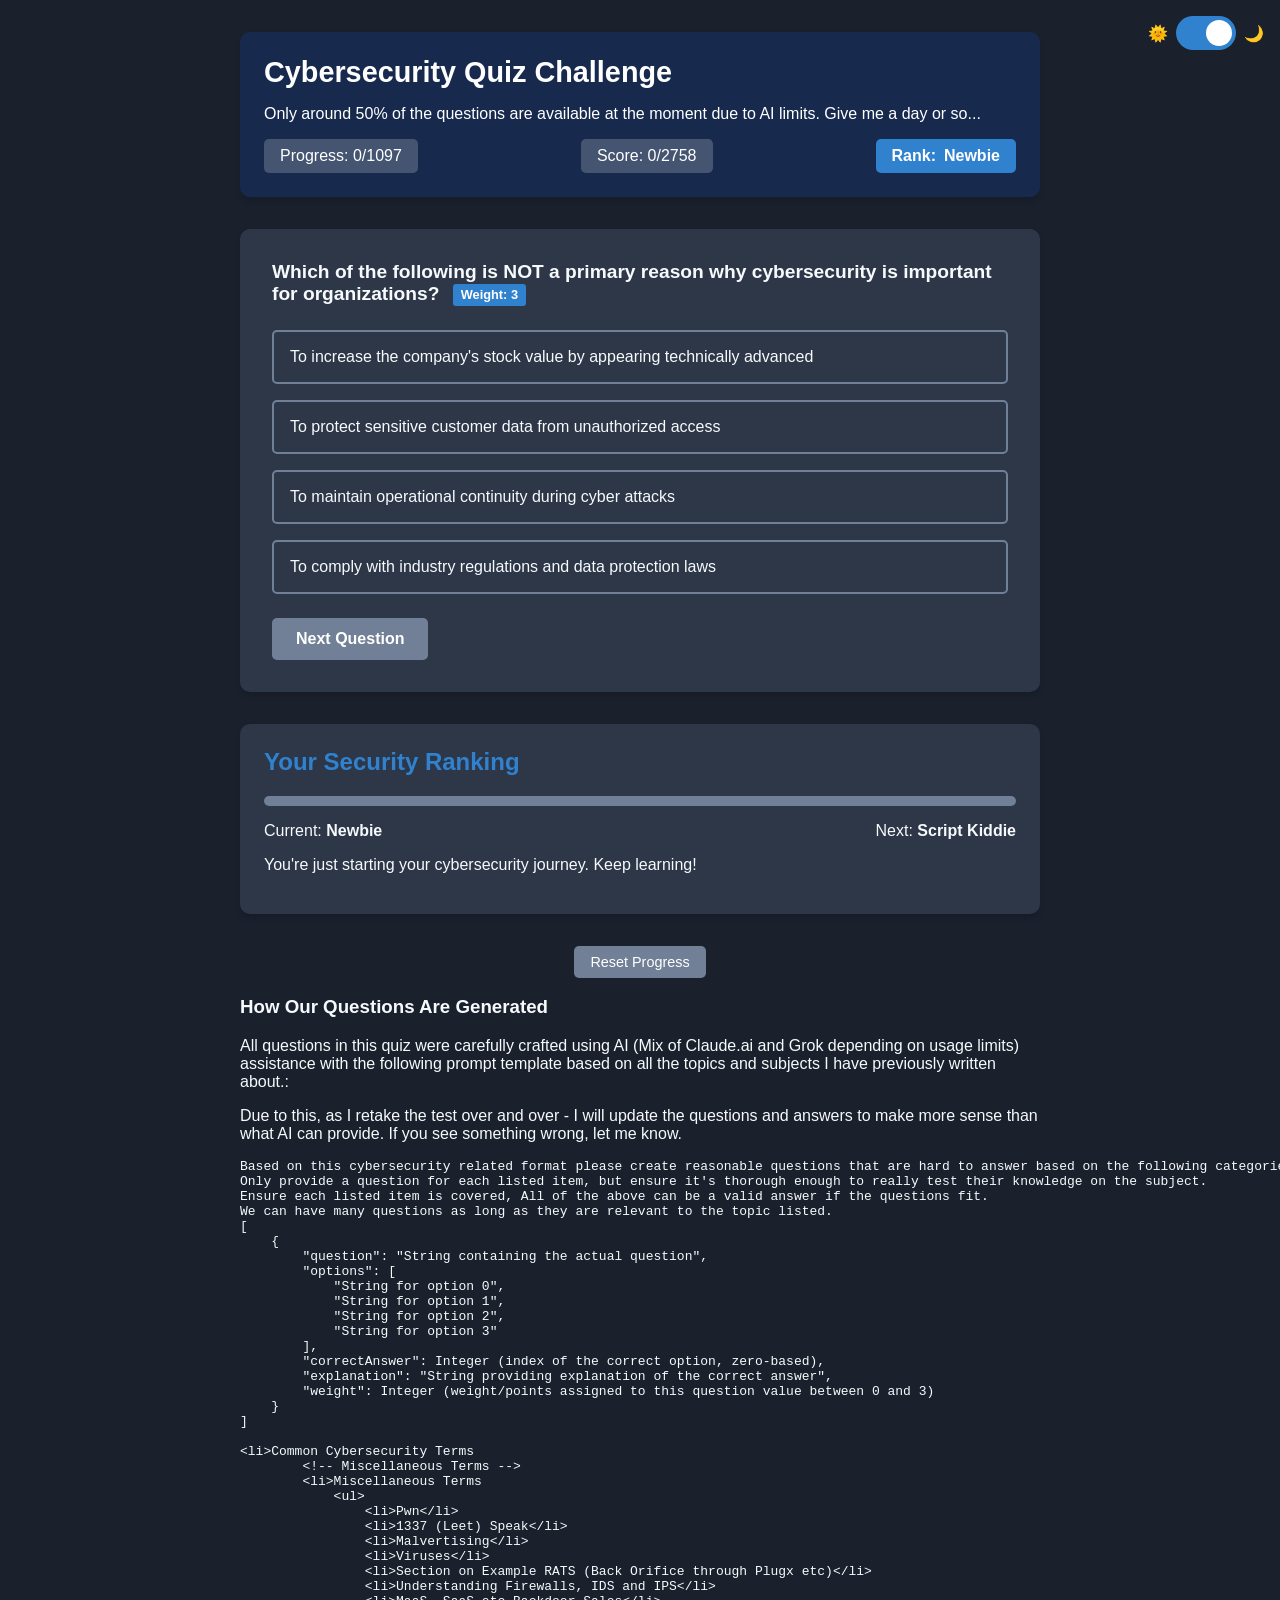
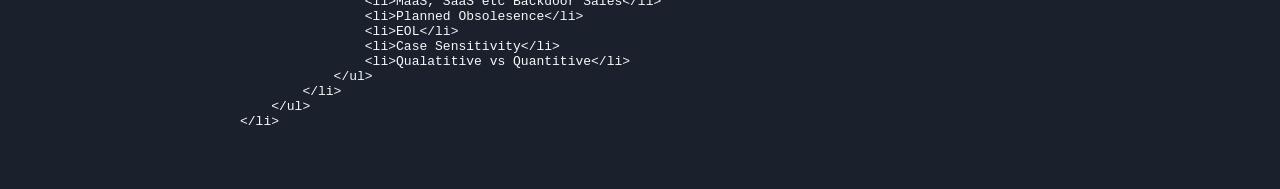
<file: hackingquestions.html>
<!DOCTYPE html>
<html lang="en">

<head>
    <meta charset="UTF-8">
    <meta name="viewport" content="width=device-width, initial-scale=1.0">
    <title>Cybersecurity Quiz</title>
    <style>
        :root {
            /* Light theme (default) */
            --primary-color: #2a4365;
            --secondary-color: #4299e1;
            --background-color: #f8fafc;
            --card-background: #ffffff;
            --text-color: #1a202c;
            --correct-color: #48bb78;
            --incorrect-color: #f56565;
            --neutral-color: #a0aec0;
        }

        /* Dark theme */
        [data-theme="dark"] {
            --primary-color: #172a4e;
            --secondary-color: #3182ce;
            --background-color: #1a202c;
            --card-background: #2d3748;
            --text-color: #f7fafc;
            --correct-color: #38a169;
            --incorrect-color: #e53e3e;
            --neutral-color: #718096;
        }

        body {
            font-family: 'Segoe UI', Tahoma, Geneva, Verdana, sans-serif;
            background-color: var(--background-color);
            color: var(--text-color);
            margin: 0;
            padding: 0;
            display: flex;
            justify-content: center;
            min-height: 100vh;
            transition: background-color 0.3s ease, color 0.3s ease;
        }

        .container {
            width: 100%;
            max-width: 800px;
            padding: 2rem;
        }

        .theme-switch {
            position: absolute;
            top: 1rem;
            right: 1rem;
            display: flex;
            align-items: center;
            gap: 0.5rem;
            color: var(--text-color);
            z-index: 100;
        }

        .theme-toggle {
            position: relative;
            display: inline-block;
            width: 60px;
            height: 34px;
        }

        .theme-toggle input {
            opacity: 0;
            width: 0;
            height: 0;
        }

        .slider {
            position: absolute;
            cursor: pointer;
            top: 0;
            left: 0;
            right: 0;
            bottom: 0;
            background-color: var(--neutral-color);
            transition: .4s;
            border-radius: 34px;
        }

        .slider:before {
            position: absolute;
            content: "";
            height: 26px;
            width: 26px;
            left: 4px;
            bottom: 4px;
            background-color: white;
            transition: .4s;
            border-radius: 50%;
        }

        input:checked+.slider {
            background-color: var(--secondary-color);
        }

        input:checked+.slider:before {
            transform: translateX(26px);
        }

        .quiz-header {
            background-color: var(--primary-color);
            color: white;
            padding: 1.5rem;
            border-radius: 10px;
            box-shadow: 0 4px 6px rgba(0, 0, 0, 0.1);
            margin-bottom: 2rem;
        }

        .quiz-title {
            margin: 0;
            font-size: 1.8rem;
            font-weight: 700;
        }

        .stats-container {
            display: flex;
            justify-content: space-between;
            margin-top: 1rem;
            flex-wrap: wrap;
            gap: 0.5rem;
        }

        .stat {
            background-color: rgba(255, 255, 255, 0.2);
            padding: 0.5rem 1rem;
            border-radius: 5px;
            font-weight: 500;
        }

        .rank-badge {
            background-color: var(--secondary-color);
            color: white;
            padding: 0.5rem 1rem;
            border-radius: 5px;
            font-weight: 700;
            display: flex;
            align-items: center;
            gap: 0.5rem;
        }

        .quiz-card {
            background-color: var(--card-background);
            border-radius: 10px;
            box-shadow: 0 4px 6px rgba(0, 0, 0, 0.1);
            padding: 2rem;
            margin-bottom: 2rem;
            transition: background-color 0.3s ease;
        }

        .question {
            font-size: 1.2rem;
            font-weight: 600;
            margin-bottom: 1.5rem;
        }

        .question-weight {
            display: inline-block;
            background-color: var(--secondary-color);
            color: white;
            padding: 0.2rem 0.5rem;
            border-radius: 3px;
            font-size: 0.8rem;
            margin-left: 0.5rem;
            vertical-align: middle;
        }

        .options {
            display: flex;
            flex-direction: column;
            gap: 1rem;
        }

        .option {
            padding: 1rem;
            border: 2px solid var(--neutral-color);
            border-radius: 5px;
            cursor: pointer;
            transition: all 0.2s ease;
        }

        .option:hover {
            background-color: rgba(66, 153, 225, 0.1);
            border-color: var(--secondary-color);
        }

        .selected {
            border-color: var(--secondary-color);
            background-color: rgba(66, 153, 225, 0.1);
        }

        .correct {
            border-color: var(--correct-color);
            background-color: rgba(72, 187, 120, 0.1);
        }

        .incorrect {
            border-color: var(--incorrect-color);
            background-color: rgba(245, 101, 101, 0.1);
        }

        .feedback {
            margin-top: 1.5rem;
            padding: 1rem;
            border-radius: 5px;
            display: none;
        }

        .feedback.correct {
            background-color: rgba(72, 187, 120, 0.1);
            color: var(--correct-color);
        }

        .feedback.incorrect {
            background-color: rgba(245, 101, 101, 0.1);
            color: var(--incorrect-color);
        }

        .btn {
            background-color: var(--secondary-color);
            color: white;
            border: none;
            border-radius: 5px;
            padding: 0.75rem 1.5rem;
            font-size: 1rem;
            font-weight: 600;
            cursor: pointer;
            transition: background-color 0.3s ease;
            margin-top: 1.5rem;
        }

        .btn:hover {
            background-color: var(--primary-color);
        }

        .btn:disabled {
            background-color: var(--neutral-color);
            cursor: not-allowed;
        }

        .loading {
            display: flex;
            justify-content: center;
            align-items: center;
            height: 200px;
        }

        .spinner {
            border: 4px solid rgba(0, 0, 0, 0.1);
            border-radius: 50%;
            border-top: 4px solid var(--secondary-color);
            width: 40px;
            height: 40px;
            animation: spin 1s linear infinite;
        }

        @keyframes spin {
            0% {
                transform: rotate(0deg);
            }

            100% {
                transform: rotate(360deg);
            }
        }

        .hidden {
            display: none;
        }

        .reset-section {
            text-align: center;
            margin-top: 2rem;
        }

        .reset-btn {
            background-color: var(--neutral-color);
            color: white;
            border: none;
            border-radius: 5px;
            padding: 0.5rem 1rem;
            font-size: 0.9rem;
            cursor: pointer;
            transition: background-color 0.3s ease;
        }

        .reset-btn:hover {
            background-color: #718096;
        }

        .rank-info {
            margin-top: 2rem;
            background-color: var(--card-background);
            border-radius: 10px;
            box-shadow: 0 4px 6px rgba(0, 0, 0, 0.1);
            padding: 1.5rem;
            transition: background-color 0.3s ease;
        }

        .rank-info h2 {
            margin-top: 0;
            color: var(--secondary-color);
        }

        .rank-progress {
            width: 100%;
            height: 10px;
            background-color: var(--neutral-color);
            border-radius: 5px;
            margin: 1rem 0;
            overflow: hidden;
        }

        .rank-progress-bar {
            height: 100%;
            background-color: var(--secondary-color);
            border-radius: 5px;
            transition: width 0.3s ease;
        }

        .next-rank {
            display: flex;
            justify-content: space-between;
            align-items: center;
            margin-top: 0.5rem;
        }

        @media (max-width: 768px) {
            .container {
                padding: 1rem;
            }

            .quiz-header {
                padding: 1rem;
            }

            .quiz-title {
                font-size: 1.5rem;
            }

            .stats-container {
                flex-direction: column;
                gap: 0.5rem;
            }
        }
    </style>
</head>

<body>
    <div class="theme-switch">
        <span>🌞</span>
        <label class="theme-toggle">
            <input type="checkbox" id="theme-toggle">
            <span class="slider"></span>
        </label>
        <span>🌙</span>
    </div>

    <div class="container">
        <header class="quiz-header">
            <h1 class="quiz-title">Cybersecurity Quiz Challenge</h1>
            <p>Only around 50% of the questions are available at the moment due to AI limits. Give me a day or so...</p>
            <div class="stats-container">
                <div class="stat" id="progress-stat">Progress: 0/0</div>
                <div class="stat" id="score-stat">Score: 0/0</div>
                <div class="rank-badge" id="rank-badge">
                    <span>Rank:</span>
                    <span id="rank-name">Newbie</span>
                </div>
            </div>
        </header>

        <div id="loading" class="loading">
            <div class="spinner"></div>
        </div>

        <div id="quiz-container" class="hidden">
            <div class="quiz-card">
                <div id="question" class="question"></div>
                <div id="options" class="options"></div>
                <div id="feedback" class="feedback"></div>
                <button id="next-btn" class="btn" disabled>Next Question</button>
            </div>

            <div class="rank-info">
                <h2>Your Security Ranking</h2>
                <div class="rank-progress">
                    <div id="rank-progress-bar" class="rank-progress-bar" style="width: 0%"></div>
                </div>
                <div class="next-rank">
                    <span>Current: <strong id="current-rank">Newbie</strong></span>
                    <span>Next: <strong id="next-rank">Script Kiddie</strong></span>
                </div>
                <p id="rank-description">You're just starting your cybersecurity journey. Keep learning!</p>
            </div>

            <div class="reset-section">
                <button id="reset-btn" class="reset-btn">Reset Progress</button>
            </div>
        </div>
<div class="quiz-explanation-footer">
    <div class="explanation-container">
        <h3>How Our Questions Are Generated</h3>
        <p>All questions in this quiz were carefully crafted using AI (Mix of Claude.ai and Grok depending on usage limits) assistance with the following prompt template based on all the topics and subjects I have previously written about.:</p>
        <p>Due to this, as I retake the test over and over - I will update the questions and answers to make more sense than what AI can provide. If you see something wrong, let me know.</p>
        <pre class="prompt-template">
Based on this cybersecurity related format please create reasonable questions that are hard to answer based on the following categories. 
Only provide a question for each listed item, but ensure it's thorough enough to really test their knowledge on the subject. 
Ensure each listed item is covered, All of the above can be a valid answer if the questions fit. 
We can have many questions as long as they are relevant to the topic listed.
[
    {
        "question": "String containing the actual question",
        "options": [
            "String for option 0",
            "String for option 1",
            "String for option 2",
            "String for option 3"
        ],
        "correctAnswer": Integer (index of the correct option, zero-based),
        "explanation": "String providing explanation of the correct answer",
        "weight": Integer (weight/points assigned to this question value between 0 and 3)
    }
]

&lt;li&gt;Common Cybersecurity Terms
        &lt;!-- Miscellaneous Terms --&gt;
        &lt;li&gt;Miscellaneous Terms
            &lt;ul&gt;
                &lt;li&gt;Pwn&lt;/li&gt;
                &lt;li&gt;1337 (Leet) Speak&lt;/li&gt;
                &lt;li&gt;Malvertising&lt;/li&gt;
                &lt;li&gt;Viruses&lt;/li&gt;
                &lt;li&gt;Section on Example RATS (Back Orifice through Plugx etc)&lt;/li&gt;
                &lt;li&gt;Understanding Firewalls, IDS and IPS&lt;/li&gt;
                &lt;li&gt;MaaS, SaaS etc Backdoor Sales&lt;/li&gt;
                &lt;li&gt;Planned Obsolesence&lt;/li&gt;
                &lt;li&gt;EOL&lt;/li&gt;
                &lt;li&gt;Case Sensitivity&lt;/li&gt;
                &lt;li&gt;Qualatitive vs Quantitive&lt;/li&gt;
            &lt;/ul&gt;
        &lt;/li&gt;
    &lt;/ul&gt;
&lt;/li&gt;
    </pre>
    </div>
</div>


    </div>

    <script>
    // Define the ranks
    const ranks = [
        { name: "Newbie", threshold: 0, description: "You're just starting your cybersecurity journey. Keep learning!" },
        { name: "Script Kiddie", threshold: 0.2, description: "You're familiar with basic tools but need deeper understanding." },
        { name: "Security Enthusiast", threshold: 0.4, description: "You're building good security knowledge. Keep practicing!" },
        { name: "Security Analyst", threshold: 0.6, description: "You have solid security foundations and analytical skills." },
        { name: "Security Expert", threshold: 0.75, description: "You have extensive knowledge across multiple security domains." },
        { name: "Security Guru", threshold: 0.9, description: "You've mastered cybersecurity concepts. Few challenges can stump you!" }
    ];

    // Quiz state
    const quizState = {
        questions: [], // Will be loaded from questions.json
        currentQuestionIndex: 0,
        answeredQuestions: [],
        score: 0,
        totalPoints: 0,
        maxPossiblePoints: 0,
        selectedOption: null,
        answered: false,
        loading: true,
        currentRank: ranks[0]
    };

    // DOM elements
    const loadingElement = document.getElementById('loading');
    const quizContainer = document.getElementById('quiz-container');
    const questionElement = document.getElementById('question');
    const optionsElement = document.getElementById('options');
    const feedbackElement = document.getElementById('feedback');
    const nextButton = document.getElementById('next-btn');
    const resetButton = document.getElementById('reset-btn');
    const progressStat = document.getElementById('progress-stat');
    const scoreStat = document.getElementById('score-stat');
    const rankBadge = document.getElementById('rank-badge');
    const rankName = document.getElementById('rank-name');
    const rankProgressBar = document.getElementById('rank-progress-bar');
    const currentRankElement = document.getElementById('current-rank');
    const nextRankElement = document.getElementById('next-rank');
    const rankDescription = document.getElementById('rank-description');
    const themeToggle = document.getElementById('theme-toggle');

    // Theme toggle functionality
    themeToggle.addEventListener('change', function () {
        if (this.checked) {
            document.body.setAttribute('data-theme', 'dark');
            localStorage.setItem('theme', 'dark');
        } else {
            document.body.removeAttribute('data-theme');
            localStorage.setItem('theme', 'light');
        }
    });

    // Load saved theme from localStorage, default to dark mode
    const savedTheme = localStorage.getItem('theme');
    if (savedTheme === null || savedTheme === 'dark') {
        document.body.setAttribute('data-theme', 'dark');
        themeToggle.checked = true;
    } else if (savedTheme === 'light') {
        document.body.removeAttribute('data-theme');
        themeToggle.checked = false;
    }

    // Load questions from JSON
    async function loadQuestions() {
        try {
            const response = await fetch('questions.json');
            const data = await response.json();
            quizState.questions = data;

            // Calculate max possible points
            quizState.maxPossiblePoints = quizState.questions.reduce((sum, question) => sum + question.weight, 0);

            // FIXED: Only initialize the quiz AFTER questions are loaded
            initializeQuiz();
        } catch (error) {
            console.error('Failed to load questions:', error);
            loadingElement.innerHTML = `<p>Error loading quiz questions. Please try again later.</p>`;
        }
    }

    // Initialize the quiz
    function initializeQuiz() {
        try {
            // Load saved progress from localStorage
            loadProgress();

            // FIXED: Only display questions after they're loaded
            if (quizState.questions && quizState.questions.length > 0) {
                // Display the first question
                displayQuestion();
            } else {
                throw new Error("Questions not loaded properly");
            }

            // Update statistics
            updateStats();

            // Update rank information
            updateRank();

            // FIXED: Removed redundant loadQuestions() call that was causing an infinite loop

            // Hide loading spinner, show quiz
            quizState.loading = false;
            loadingElement.classList.add('hidden');
            quizContainer.classList.remove('hidden');
        } catch (error) {
            console.error('Error initializing quiz:', error);
            loadingElement.innerHTML = `<p>Error loading quiz: ${error.message}</p>`;
        }
    }

    // Load saved progress from localStorage
    function loadProgress() {
        const savedProgress = localStorage.getItem('cybersecurityQuizProgress');
        if (savedProgress) {
            const progress = JSON.parse(savedProgress);
            quizState.answeredQuestions = progress.answeredQuestions || [];
            quizState.score = progress.score || 0;
            quizState.totalPoints = progress.totalPoints || 0;
            quizState.currentQuestionIndex = progress.currentQuestionIndex || 0;

            // Ensure the current question index is valid
            if (quizState.currentQuestionIndex >= quizState.questions.length) {
                quizState.currentQuestionIndex = 0;
            }
        }
    }

    // Save progress to localStorage
    function saveProgress() {
        const progress = {
            answeredQuestions: quizState.answeredQuestions,
            score: quizState.score,
            totalPoints: quizState.totalPoints,
            currentQuestionIndex: quizState.currentQuestionIndex
        };
        localStorage.setItem('cybersecurityQuizProgress', JSON.stringify(progress));
    }

    function displayQuestion() {
        // Check if questions exist before trying to display them
        if (!quizState.questions || quizState.questions.length === 0) {
            console.error('No questions available to display');
            return;
        }

        // First, check if the current question has already been answered
        const isAlreadyAnswered = quizState.answeredQuestions.some(
            q => q.questionIndex === quizState.currentQuestionIndex
        );

        // If the question has already been answered, move to the next unanswered question
        if (isAlreadyAnswered) {
            // Find the next unanswered question
            let foundUnanswered = false;
            let tempIndex = quizState.currentQuestionIndex;

            // Try to find an unanswered question by checking each question
            for (let i = 0; i < quizState.questions.length; i++) {
                tempIndex = (tempIndex + 1) % quizState.questions.length;

                // Check if this question has been answered
                if (!quizState.answeredQuestions.some(q => q.questionIndex === tempIndex)) {
                    quizState.currentQuestionIndex = tempIndex;
                    foundUnanswered = true;
                    break;
                }
            }

            // If all questions have been answered, show completion message
            if (!foundUnanswered) {
                questionElement.innerHTML = `<h2>Quiz Complete!</h2>
                <p>You've answered all questions. Your final score is: ${quizState.score}/${quizState.questions.length}</p>
                <p>Total points: ${quizState.totalPoints}/${quizState.maxPossiblePoints}</p>`;
                optionsElement.innerHTML = '';
                feedbackElement.style.display = 'none';
                nextButton.disabled = true;
                return;
            }
        }

        const currentQuestion = quizState.questions[quizState.currentQuestionIndex];

        // Double-check that the current question exists
        if (!currentQuestion) {
            console.error('Current question is undefined', {
                index: quizState.currentQuestionIndex,
                totalQuestions: quizState.questions.length
            });
            return;
        }

        // Reset state for new question
        quizState.selectedOption = null;
        quizState.answered = false;
        nextButton.disabled = true;
        feedbackElement.style.display = 'none';
        feedbackElement.classList.remove('correct', 'incorrect');

        // Display question with weight indicator
        questionElement.innerHTML = `
        ${currentQuestion.question}
        <span class="question-weight">Weight: ${currentQuestion.weight}</span>
    `;

        // Display options
        optionsElement.innerHTML = '';
        currentQuestion.options.forEach((option, index) => {
            const optionElement = document.createElement('div');
            optionElement.className = 'option';
            optionElement.textContent = option;
            optionElement.dataset.index = index;
            optionElement.addEventListener('click', selectOption);
            optionsElement.appendChild(optionElement);
        });
    }

    // Handle option selection
    function selectOption(event) {
        if (quizState.answered) return;

        const selectedIndex = parseInt(event.target.dataset.index);
        const currentQuestion = quizState.questions[quizState.currentQuestionIndex];

        // Reset previously selected option
        document.querySelectorAll('.option').forEach(opt => {
            opt.classList.remove('selected');
        });

        // Mark selected option
        event.target.classList.add('selected');
        quizState.selectedOption = selectedIndex;

        // Enable next button
        nextButton.disabled = false;

        // Check answer
        const isCorrect = selectedIndex === currentQuestion.correctAnswer;

        // Show feedback
        feedbackElement.style.display = 'block';
        if (isCorrect) {
            feedbackElement.classList.add('correct');
            feedbackElement.textContent = 'Correct! ' + (currentQuestion.explanation || '');
            event.target.classList.add('correct');
            quizState.totalPoints += currentQuestion.weight;
        } else {
            feedbackElement.classList.add('incorrect');
            const correctOption = currentQuestion.options[currentQuestion.correctAnswer];
            feedbackElement.textContent = `Incorrect. The correct answer is: "${correctOption}". ` +
                (currentQuestion.explanation || '');
            event.target.classList.add('incorrect');
            document.querySelectorAll('.option')[currentQuestion.correctAnswer].classList.add('correct');
        }

        // Update state
        quizState.answered = true;
        quizState.answeredQuestions.push({
            questionIndex: quizState.currentQuestionIndex,
            isCorrect,
            weight: currentQuestion.weight
        });

        if (isCorrect) {
            quizState.score++;
        }

        // Update statistics
        updateStats();

        // Update rank
        updateRank();

        // Save progress
        saveProgress();
    }

    // Move to the next question
    function nextQuestion() {
        if (quizState.answeredQuestions.length >= quizState.questions.length) {
            alert("You've completed the quiz!");
            return; // Prevent further looping
        }

        // Move to next unanswered question
        quizState.currentQuestionIndex = (quizState.currentQuestionIndex + 1) % quizState.questions.length;
        while (quizState.answeredQuestions.some(q => q.questionIndex === quizState.currentQuestionIndex)) {
            quizState.currentQuestionIndex = (quizState.currentQuestionIndex + 1) % quizState.questions.length;
        }

        // Display the next question
        displayQuestion();

        // Save progress
        saveProgress();
    }

    // Update statistics display
    function updateStats() {
        const totalQuestions = quizState.questions.length;
        const answeredCount = quizState.answeredQuestions.length;

        progressStat.textContent = `Progress: ${answeredCount}/${totalQuestions}`;
        scoreStat.textContent = `Score: ${quizState.totalPoints}/${quizState.maxPossiblePoints}`;
    }

    // Update rank information
    function updateRank() {
        // Calculate percentage of max possible points
        const percentComplete = quizState.maxPossiblePoints > 0 ?
            quizState.totalPoints / quizState.maxPossiblePoints : 0;

        // Determine current rank
        let currentRank = ranks[0];
        let nextRank = ranks[1];

        for (let i = ranks.length - 1; i >= 0; i--) {
            if (percentComplete >= ranks[i].threshold) {
                currentRank = ranks[i];
                nextRank = i < ranks.length - 1 ? ranks[i + 1] : ranks[i];
                break;
            }
        }

        // Update UI
        rankName.textContent = currentRank.name;
        currentRankElement.textContent = currentRank.name;

        // If user has reached top rank, show that instead of "next rank"
        if (currentRank === ranks[ranks.length - 1]) {
            nextRankElement.textContent = "Maximum Rank Achieved!";
            rankProgressBar.style.width = "100%";
        } else {
            nextRankElement.textContent = nextRank.name;

            // Calculate progress to next rank
            const currentThreshold = currentRank.threshold;
            const nextThreshold = nextRank.threshold;
            const progress = (percentComplete - currentThreshold) / (nextThreshold - currentThreshold) * 100;
            rankProgressBar.style.width = `${Math.min(progress, 100)}%`;
        }

        rankDescription.textContent = currentRank.description;
        quizState.currentRank = currentRank;
    }

    // Reset quiz progress
    function resetQuiz() {
        if (confirm('Are you sure you want to reset your quiz progress? This cannot be undone.')) {
            localStorage.removeItem('cybersecurityQuizProgress');
            quizState.currentQuestionIndex = 0;
            quizState.answeredQuestions = [];
            quizState.score = 0;
            quizState.totalPoints = 0;
            displayQuestion();
            updateStats();
            updateRank();
        }
    }

    // Event listeners
    nextButton.addEventListener('click', nextQuestion);
    resetButton.addEventListener('click', resetQuiz);

    // FIXED: Changed event listener to call loadQuestions first (which will then call initializeQuiz)
    document.addEventListener('DOMContentLoaded', loadQuestions);
    </script>
</body>

</html>
</file>
